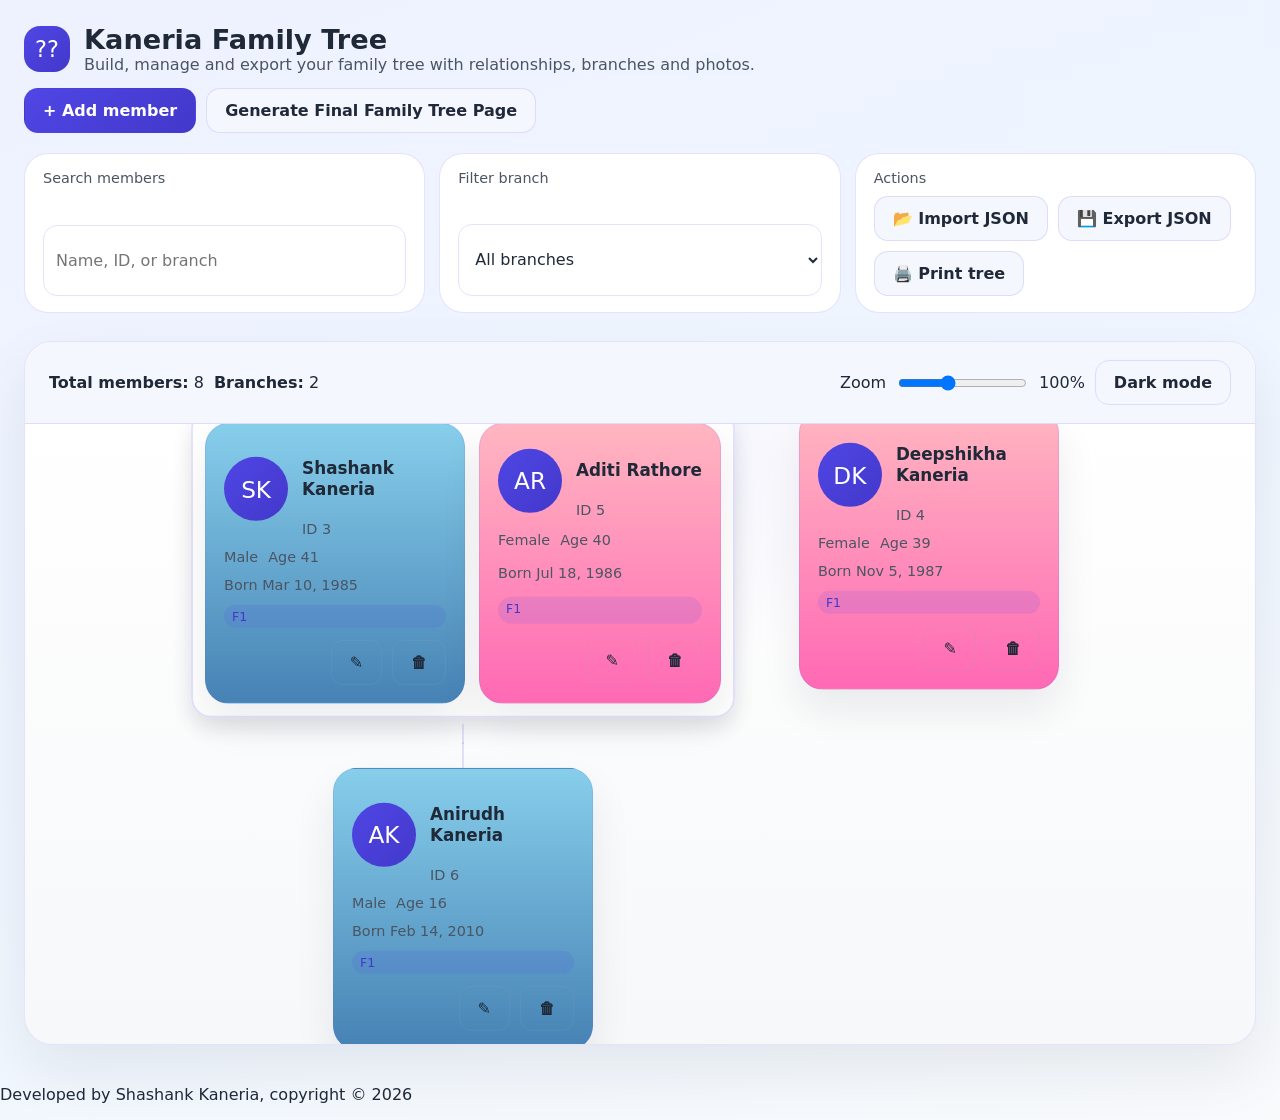
<file: Kaneria Family Tree/index.html>
<!DOCTYPE html>
<html lang="en">
<head>
  <meta charset="UTF-8">
  <meta name="viewport" content="width=device-width, initial-scale=1.0">
  <title>Kaneria Family Tree</title>
  <link rel="stylesheet" href="styles.css">
</head>
<body>
  <div class="app-shell">
    <header class="app-header">
      <div class="brand">
        <span class="logo">??</span>
        <div>
          <h1>Kaneria Family Tree</h1>
          <p>Build, manage and export your family tree with relationships, branches and photos.</p>
        </div>
      </div>
      <div class="control-group">
        <button id="openMemberBtn" class="btn primary">+ Add member</button>
        <button id="generateFinalBtn" class="btn secondary">Generate Final Family Tree Page</button>
      </div>
    </header>

    <div id="saveStatus" class="save-status" style="display:none;">
      <span id="saveMessage"></span>
    </div>

    <section class="controls-panel">
      <form id="searchForm" class="control-panel-item">
        <label for="searchInput">Search members</label>
        <input id="searchInput" type="search" placeholder="Name, ID, or branch">
      </form>
      <div class="control-panel-item">
        <label for="branchFilter">Filter branch</label>
        <select id="branchFilter"></select>
      </div>
      <div class="control-panel-item">
        <label>Actions</label>
        <div class="control-group">
          <button id="openImportBtn" class="btn secondary">📂 Import JSON</button>
          <button id="exportJsonBtn" class="btn secondary">💾 Export JSON</button>
          <button id="printBtn" class="btn secondary">🖨️ Print tree</button>
        </div>
        <input id="importJsonInput" type="file" accept="application/json" hidden>
      </div>
    </section>

    <section class="tree-area">
      <div class="tree-toolbar">
        <div class="toolbar-status">
          <span><strong>Total members:</strong> <span id="totalMembers"></span></span>
          <span><strong>Branches:</strong> <span id="totalBranches"></span></span>
        </div>
        <div class="toolbar-actions">
          <label for="zoomRange">Zoom</label>
          <input id="zoomRange" type="range" min="0.65" max="1.6" step="0.05" value="1">
          <span id="zoomValue">100%</span>
          <button id="modeToggle" class="btn outline">Dark mode</button>
        </div>
      </div>
      <div id="treeViewport" class="tree-viewport" title="Drag to pan the tree">
        <div id="treeCanvas" class="tree-canvas"></div>
      </div>
    </section>
  </div>

  <div id="memberModal" class="modal-backdrop">
    <div class="modal-panel">
      <div class="modal-header">
        <h2 id="modalTitle">Add Family Member</h2>
        <button id="closeMemberModal" class="modal-close" aria-label="Close">?</button>
      </div>
      <form id="memberForm" class="modal-form">
        <div class="field-group">
          <label for="fullName">Full name *</label>
          <input id="fullName" type="text" required placeholder="Enter full name">
        </div>
        <div class="field-row">
          <div class="field-group">
            <label for="gender">Gender *</label>
            <select id="gender" required>
              <option value="">Choose gender</option>
              <option value="Male">Male</option>
              <option value="Female">Female</option>
              <option value="Other">Other</option>
            </select>
          </div>
          <div class="field-group">
            <label for="birthDate">Date of birth *</label>
            <input id="birthDate" type="date" required>
          </div>
        </div>
        <div class="field-group">
          <label for="familyId">Family ID</label>
          <div class="field-row">
            <input id="familyId" type="text" placeholder="F1">
            <button type="button" id="newFamilyIdBtn" class="mini-btn">New branch</button>
          </div>
          <p class="footer-notice">Use format F<number>. Leave blank to auto-generate.</p>
        </div>
        <div class="field-row">
          <div class="field-group">
            <label for="fatherId">Father</label>
            <select id="fatherId"></select>
          </div>
          <div class="field-group">
            <label for="motherId">Mother</label>
            <select id="motherId"></select>
          </div>
        </div>
        <div class="field-group">
          <label for="spouseId">Spouse</label>
          <select id="spouseId"></select>
        </div>
        <div class="field-row">
          <div class="field-group">
            <label for="phoneNumber">Phone number</label>
            <input id="phoneNumber" type="tel" placeholder="+1 (123) 456-7890">
          </div>
          <div class="field-group">
            <label for="email">Email address</label>
            <input id="email" type="email" placeholder="name@example.com">
          </div>
        </div>
        <div class="field-row">
          <div class="field-group">
            <label for="birthPlace">Birth place</label>
            <input id="birthPlace" type="text" placeholder="City, Country">
          </div>
          <div class="field-group">
            <label for="currentCity">Current city</label>
            <input id="currentCity" type="text" placeholder="City, Country">
          </div>
        </div>
        <div class="field-row">
          <div class="field-group">
            <label for="occupation">Current occupation</label>
            <input id="occupation" type="text" placeholder="Job title or profession">
          </div>
          <div class="field-group">
            <label for="education">Education</label>
            <input id="education" type="text" placeholder="Degree, School, University">
          </div>
        </div>
        <div class="field-group">
          <label for="photos">Photos (Maximum 3)</label>
          <input id="photos" type="file" accept="image/*" multiple>
          <p class="footer-notice">Upload up to 3 photos</p>
        </div>
        <div class="photos-gallery" id="photosGallery">
          <div class="photo-placeholder">Photo gallery will appear here</div>
        </div>
        <div class="field-group">
          <label for="notes">Notes</label>
          <textarea id="notes" rows="4" placeholder="Add a memory or role summary"></textarea>
        </div>
        <div class="modal-actions">
          <button type="submit" class="btn primary">Save member</button>
          <button type="button" class="btn secondary" onclick="closeMemberModal()">Cancel</button>
        </div>
      </form>
    </div>
  </div>

  <footer class="app-footer">
    <p>Developed by Shashank Kaneria, copyright © 2026</p>
  </footer>
  <script src="script.js"></script>
</body>
</html>
</file>
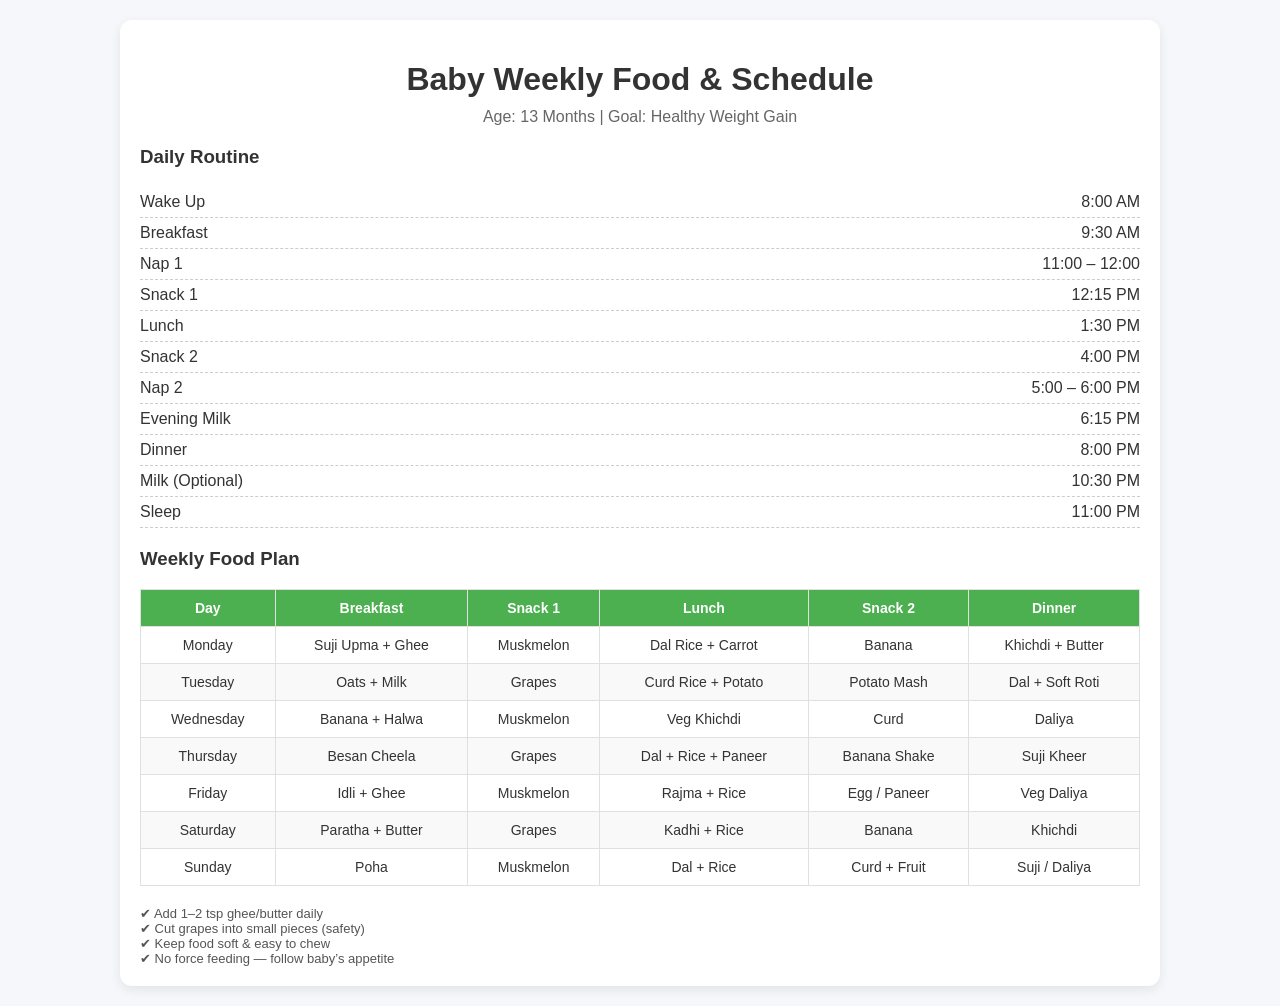
<file: mealplan.html>
<!DOCTYPE html>
<html lang="en">
<head>
<meta charset="UTF-8">
<title>Baby Weekly Food & Schedule</title>
<style>
    body {
        font-family: 'Segoe UI', sans-serif;
        margin: 0;
        padding: 20px;
        background: #f5f7fb;
        color: #333;
    }

    h1 {
        text-align: center;
        margin-bottom: 10px;
    }

    .subtitle {
        text-align: center;
        color: #666;
        margin-bottom: 20px;
    }

    .container {
        max-width: 1000px;
        margin: auto;
        background: #fff;
        padding: 20px;
        border-radius: 12px;
        box-shadow: 0 4px 12px rgba(0,0,0,0.08);
    }

    table {
        width: 100%;
        border-collapse: collapse;
        margin-bottom: 20px;
    }

    th, td {
        border: 1px solid #e0e0e0;
        padding: 10px;
        text-align: center;
        font-size: 14px;
    }

    th {
        background: #4CAF50;
        color: white;
    }

    tr:nth-child(even) {
        background: #f9f9f9;
    }

    .schedule {
        margin-bottom: 20px;
    }

    .schedule div {
        display: flex;
        justify-content: space-between;
        padding: 6px 0;
        border-bottom: 1px dashed #ccc;
    }

    .note {
        font-size: 13px;
        color: #555;
        margin-top: 10px;
    }

    @media print {
        body {
            background: white;
        }
        .container {
            box-shadow: none;
        }
    }
</style>
</head>

<body>

<div class="container">

<h1>Baby Weekly Food & Schedule</h1>
<div class="subtitle">Age: 13 Months | Goal: Healthy Weight Gain</div>

<!-- DAILY SCHEDULE -->
<h3>Daily Routine</h3>
<div class="schedule">
    <div><span>Wake Up</span><span>8:00 AM</span></div>
    <div><span>Breakfast</span><span>9:30 AM</span></div>
    <div><span>Nap 1</span><span>11:00 – 12:00</span></div>
    <div><span>Snack 1</span><span>12:15 PM</span></div>
    <div><span>Lunch</span><span>1:30 PM</span></div>
    <div><span>Snack 2</span><span>4:00 PM</span></div>
    <div><span>Nap 2</span><span>5:00 – 6:00 PM</span></div>
    <div><span>Evening Milk</span><span>6:15 PM</span></div>
    <div><span>Dinner</span><span>8:00 PM</span></div>
    <div><span>Milk (Optional)</span><span>10:30 PM</span></div>
    <div><span>Sleep</span><span>11:00 PM</span></div>
</div>

<!-- WEEKLY TABLE -->
<h3>Weekly Food Plan</h3>

<table>
<thead>
<tr>
    <th>Day</th>
    <th>Breakfast</th>
    <th>Snack 1</th>
    <th>Lunch</th>
    <th>Snack 2</th>
    <th>Dinner</th>
</tr>
</thead>

<tbody>
<tr>
    <td>Monday</td>
    <td>Suji Upma + Ghee</td>
    <td>Muskmelon</td>
    <td>Dal Rice + Carrot</td>
    <td>Banana</td>
    <td>Khichdi + Butter</td>
</tr>

<tr>
    <td>Tuesday</td>
    <td>Oats + Milk</td>
    <td>Grapes</td>
    <td>Curd Rice + Potato</td>
    <td>Potato Mash</td>
    <td>Dal + Soft Roti</td>
</tr>

<tr>
    <td>Wednesday</td>
    <td>Banana + Halwa</td>
    <td>Muskmelon</td>
    <td>Veg Khichdi</td>
    <td>Curd</td>
    <td>Daliya</td>
</tr>

<tr>
    <td>Thursday</td>
    <td>Besan Cheela</td>
    <td>Grapes</td>
    <td>Dal + Rice + Paneer</td>
    <td>Banana Shake</td>
    <td>Suji Kheer</td>
</tr>

<tr>
    <td>Friday</td>
    <td>Idli + Ghee</td>
    <td>Muskmelon</td>
    <td>Rajma + Rice</td>
    <td>Egg / Paneer</td>
    <td>Veg Daliya</td>
</tr>

<tr>
    <td>Saturday</td>
    <td>Paratha + Butter</td>
    <td>Grapes</td>
    <td>Kadhi + Rice</td>
    <td>Banana</td>
    <td>Khichdi</td>
</tr>

<tr>
    <td>Sunday</td>
    <td>Poha</td>
    <td>Muskmelon</td>
    <td>Dal + Rice</td>
    <td>Curd + Fruit</td>
    <td>Suji / Daliya</td>
</tr>

</tbody>
</table>

<div class="note">
✔ Add 1–2 tsp ghee/butter daily<br>
✔ Cut grapes into small pieces (safety)<br>
✔ Keep food soft & easy to chew<br>
✔ No force feeding — follow baby’s appetite
</div>

</div>

</body>
</html>
</file>
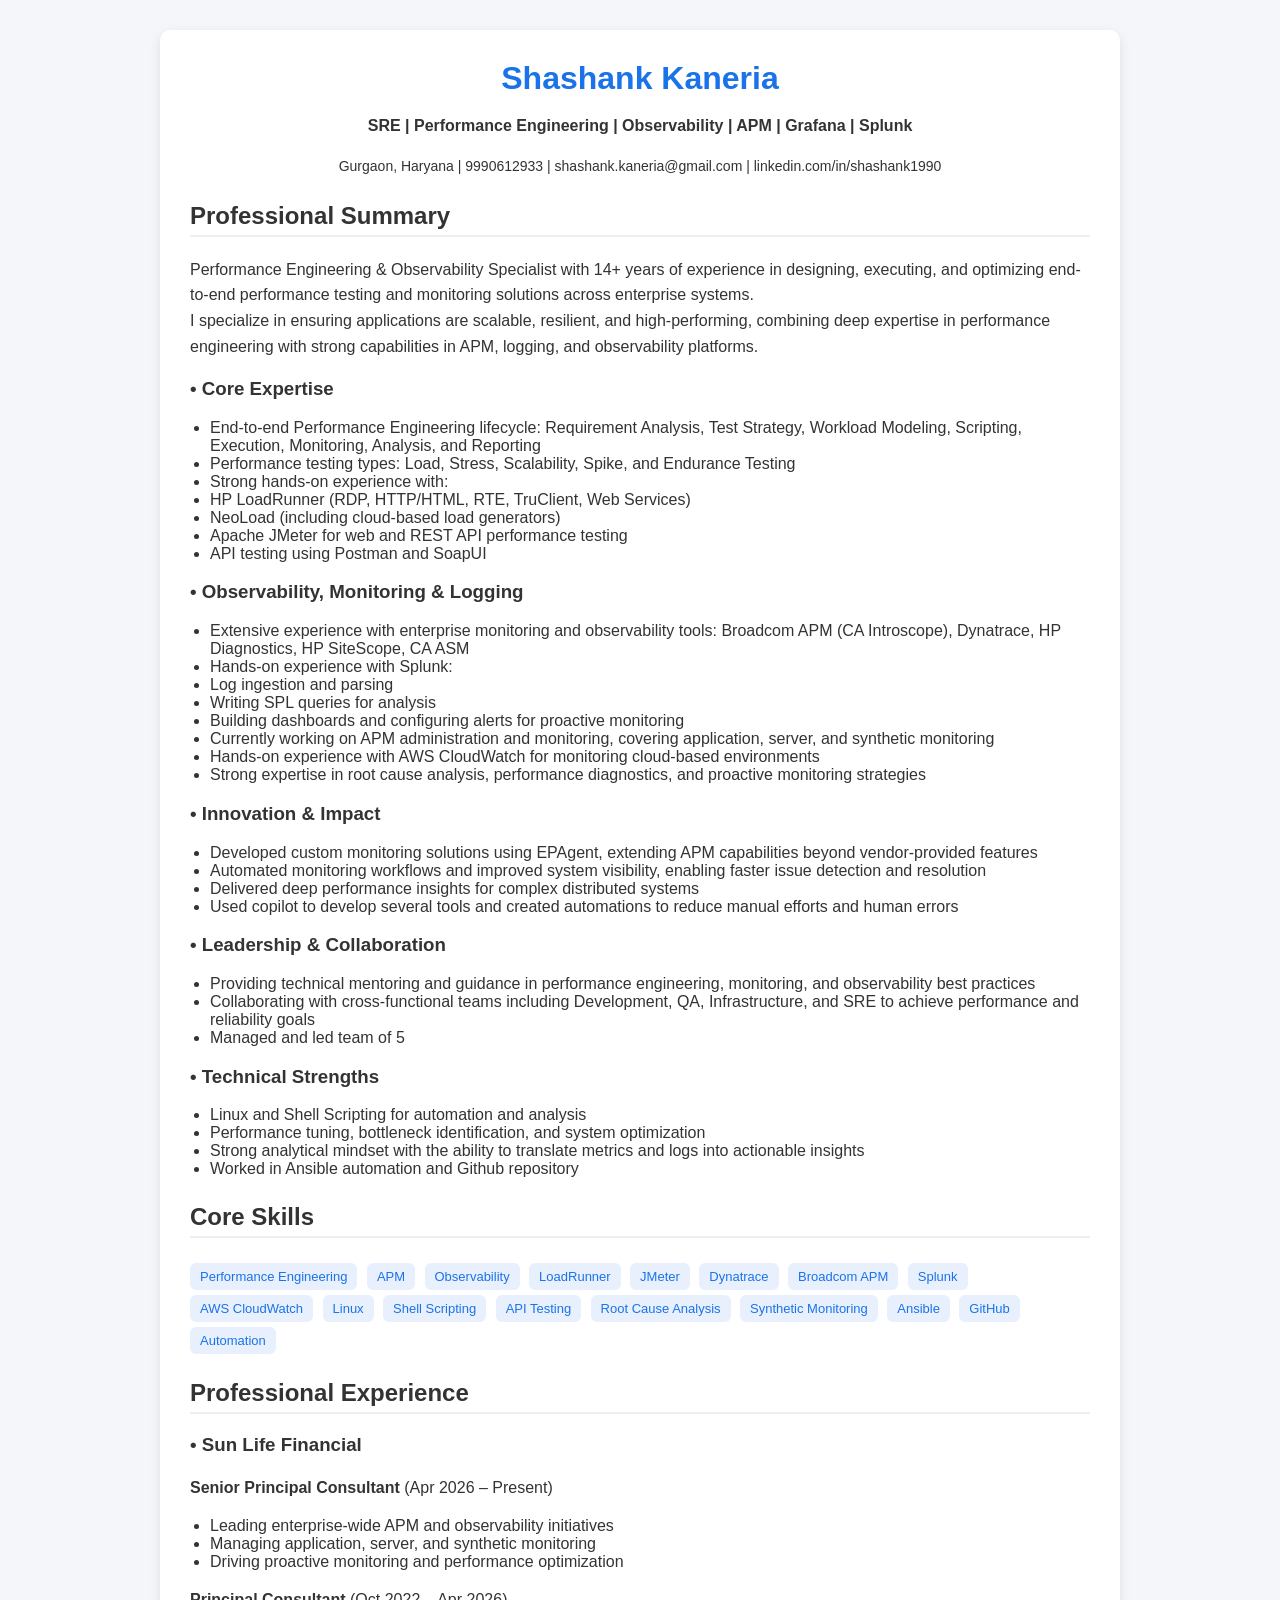
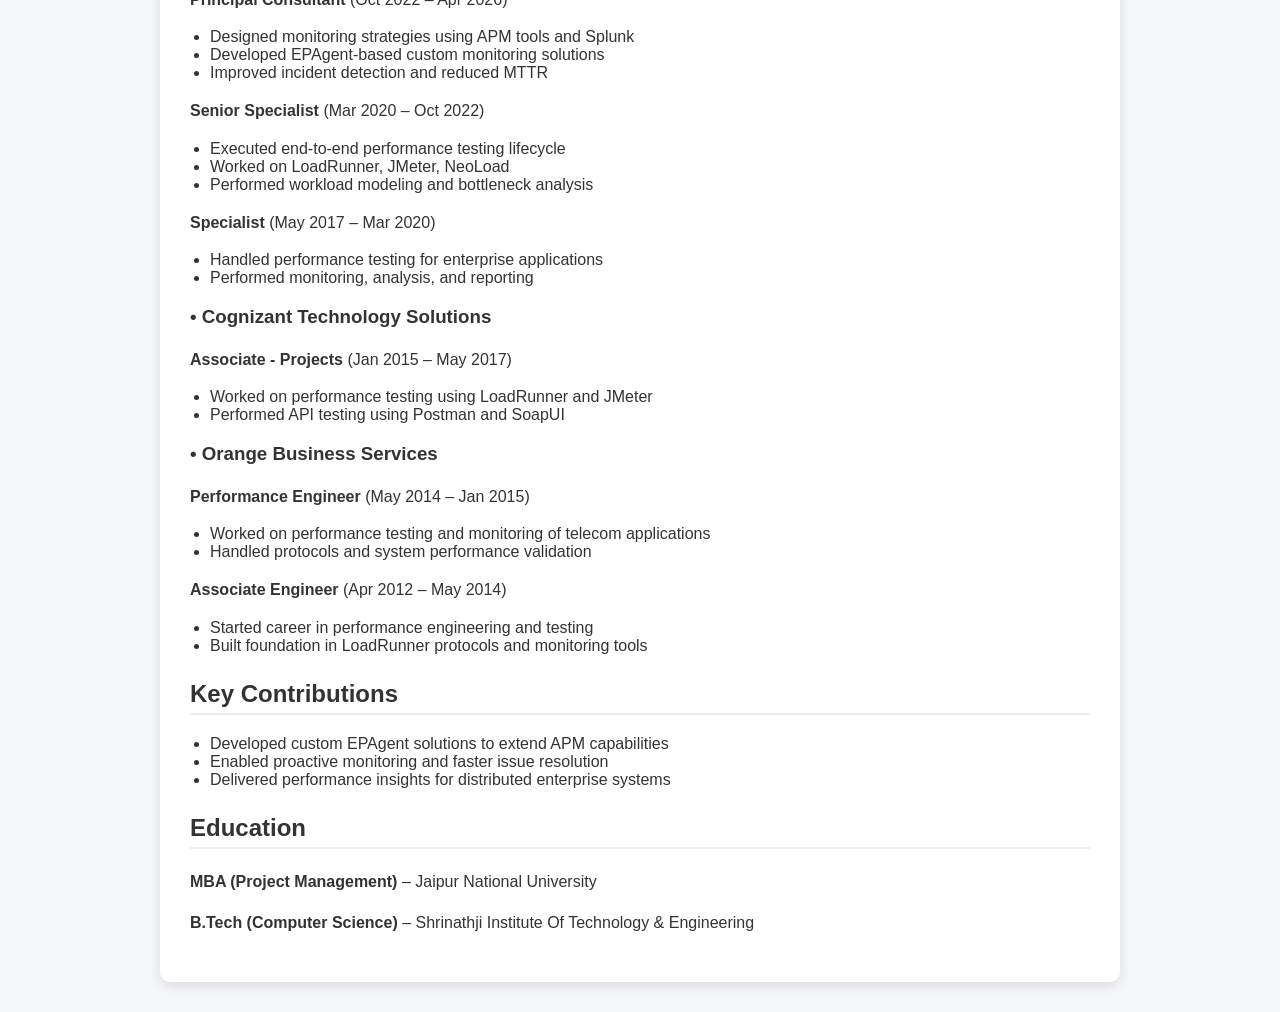
<file: Resume/Resume.html>
<!DOCTYPE html>
<html lang="en">
<head>
  <meta charset="UTF-8">
  <meta name="viewport" content="width=device-width, initial-scale=1.0">
  <title>Shashank Kaneria - Resume</title>
  <style>
    body {
      font-family: 'Segoe UI', Tahoma, sans-serif;
      margin: 0;
      padding: 0;
      background: #f4f6f9;
      color: #333;
    }
    .container {
      max-width: 900px;
      margin: 30px auto;
      background: #fff;
      padding: 30px;
      box-shadow: 0 4px 12px rgba(0,0,0,0.1);
      border-radius: 10px;
    }
    h1 { margin: 0; color: #1a73e8; }
    h2 { border-bottom: 2px solid #eee; padding-bottom: 5px; margin-top: 25px; }
    p { line-height: 1.6; }
    .header { text-align: center; }
    .contact { font-size: 14px; margin-top: 5px; }
    ul { padding-left: 20px; }
    .tag {
      display: inline-block;
      background: #e8f0fe;
      color: #1a73e8;
      padding: 6px 10px;
      margin: 5px 5px 0 0;
      border-radius: 6px;
      font-size: 13px;
    }
    .role { margin-top: 15px; }

    .actions {
      margin-top: 15px;
      display: flex;
      justify-content: center;
      gap: 12px;
      flex-wrap: wrap;
    }
    .btn {
      text-decoration: none;
      padding: 10px 16px;
      border-radius: 6px;
      font-size: 14px;
      font-weight: 600;
      border: 1px solid #1a73e8;
      color: #1a73e8;
      transition: 0.2s;
    }
    .btn.primary {
      background: #1a73e8;
      color: #fff;
    }
    .btn:hover {
      opacity: 0.85;
    }

    @media print {
      body { background: white; }
      .container { box-shadow: none; margin: 0; border-radius: 0; }
      .actions { display: none; }
    }
  </style>
</head>
<body>
  <div class="container">

    <div class="header">
      <h1>Shashank Kaneria</h1>
      <p><b>SRE | Performance Engineering | Observability | APM | Grafana | Splunk</b></p>
      <p class="contact">Gurgaon, Haryana | 9990612933 | shashank.kaneria@gmail.com | linkedin.com/in/shashank1990</p>

      
    </div>

    <h2>Professional Summary</h2>
    <p>
      Performance Engineering & Observability Specialist with 14+ years of experience in designing, executing, and optimizing end-to-end performance testing and monitoring solutions across enterprise systems.
      <br>
      I specialize in ensuring applications are scalable, resilient, and high-performing, combining deep expertise in performance engineering with strong capabilities in APM, logging, and observability platforms.
    </p>

    <h3>• Core Expertise</h3>
    <ul>
      <li>End-to-end Performance Engineering lifecycle: Requirement Analysis, Test Strategy, Workload Modeling, Scripting, Execution, Monitoring, Analysis, and Reporting</li>
      <li>Performance testing types: Load, Stress, Scalability, Spike, and Endurance Testing</li>
      <li>Strong hands-on experience with:</li>
      <li>HP LoadRunner (RDP, HTTP/HTML, RTE, TruClient, Web Services)</li>
      <li>NeoLoad (including cloud-based load generators)</li>
      <li>Apache JMeter for web and REST API performance testing</li>
      <li>API testing using Postman and SoapUI</li>
    </ul>

    <h3>• Observability, Monitoring & Logging</h3>
    <ul>
      <li>Extensive experience with enterprise monitoring and observability tools: Broadcom APM (CA Introscope), Dynatrace, HP Diagnostics, HP SiteScope, CA ASM</li>
      <li>Hands-on experience with Splunk:</li>
      <li>Log ingestion and parsing</li>
      <li>Writing SPL queries for analysis</li>
      <li>Building dashboards and configuring alerts for proactive monitoring</li>
      <li>Currently working on APM administration and monitoring, covering application, server, and synthetic monitoring</li>
      <li>Hands-on experience with AWS CloudWatch for monitoring cloud-based environments</li>
      <li>Strong expertise in root cause analysis, performance diagnostics, and proactive monitoring strategies</li>
    </ul>

    <h3>• Innovation & Impact</h3>
    <ul>
      <li>Developed custom monitoring solutions using EPAgent, extending APM capabilities beyond vendor-provided features</li>
      <li>Automated monitoring workflows and improved system visibility, enabling faster issue detection and resolution</li>
      <li>Delivered deep performance insights for complex distributed systems</li>
      <li>Used copilot to develop several tools and created automations to reduce manual efforts and human errors</li>
    </ul>

    <h3>• Leadership & Collaboration</h3>
    <ul>
      <li>Providing technical mentoring and guidance in performance engineering, monitoring, and observability best practices</li>
      <li>Collaborating with cross-functional teams including Development, QA, Infrastructure, and SRE to achieve performance and reliability goals</li>
      <li>Managed and led team of 5</li>
    </ul>

    <h3>• Technical Strengths</h3>
    <ul>
      <li>Linux and Shell Scripting for automation and analysis</li>
      <li>Performance tuning, bottleneck identification, and system optimization</li>
      <li>Strong analytical mindset with the ability to translate metrics and logs into actionable insights</li>
      <li>Worked in Ansible automation and Github repository</li>
    </ul>

    <h2>Core Skills</h2>
    <div>
      <span class="tag">Performance Engineering</span>
      <span class="tag">APM</span>
      <span class="tag">Observability</span>
      <span class="tag">LoadRunner</span>
      <span class="tag">JMeter</span>
      <span class="tag">Dynatrace</span>
      <span class="tag">Broadcom APM</span>
      <span class="tag">Splunk</span>
      <span class="tag">AWS CloudWatch</span>
      <span class="tag">Linux</span>
      <span class="tag">Shell Scripting</span>
      <span class="tag">API Testing</span>
      <span class="tag">Root Cause Analysis</span>
      <span class="tag">Synthetic Monitoring</span>
      <span class="tag">Ansible</span>
      <span class="tag">GitHub</span>
      <span class="tag">Automation</span>
    </div>

    <h2>Professional Experience</h2>

    <div class="role">
      <p><h3>• Sun Life Financial</h3></p>
      <p><b>Senior Principal Consultant</b> (Apr 2026 – Present)</p>
      <ul>
        <li>Leading enterprise-wide APM and observability initiatives</li>
        <li>Managing application, server, and synthetic monitoring</li>
        <li>Driving proactive monitoring and performance optimization</li>
      </ul>

      <p><b>Principal Consultant</b> (Oct 2022 – Apr 2026)</p>
      <ul>
        <li>Designed monitoring strategies using APM tools and Splunk</li>
        <li>Developed EPAgent-based custom monitoring solutions</li>
        <li>Improved incident detection and reduced MTTR</li>
      </ul>

      <p><b>Senior Specialist</b> (Mar 2020 – Oct 2022)</p>
      <ul>
        <li>Executed end-to-end performance testing lifecycle</li>
        <li>Worked on LoadRunner, JMeter, NeoLoad</li>
        <li>Performed workload modeling and bottleneck analysis</li>
      </ul>

      <p><b>Specialist</b> (May 2017 – Mar 2020)</p>
      <ul>
        <li>Handled performance testing for enterprise applications</li>
        <li>Performed monitoring, analysis, and reporting</li>
      </ul>
    </div>

    <div class="role">
      <p><h3>• Cognizant Technology Solutions</h3></p>
      <p><b>Associate - Projects</b> (Jan 2015 – May 2017)</p>
      <ul>
        <li>Worked on performance testing using LoadRunner and JMeter</li>
        <li>Performed API testing using Postman and SoapUI</li>
      </ul>
    </div>

    <div class="role">
      <p><h3>• Orange Business Services</h3></p>
      <p><b>Performance Engineer</b> (May 2014 – Jan 2015)</p>
      <ul>
        <li>Worked on performance testing and monitoring of telecom applications</li>
        <li>Handled protocols and system performance validation</li>
      </ul>

      <p><b>Associate Engineer</b> (Apr 2012 – May 2014)</p>
      <ul>
        <li>Started career in performance engineering and testing</li>
        <li>Built foundation in LoadRunner protocols and monitoring tools</li>
      </ul>
    </div>

    <h2>Key Contributions</h2>
    <ul>
      <li>Developed custom EPAgent solutions to extend APM capabilities</li>
      <li>Enabled proactive monitoring and faster issue resolution</li>
      <li>Delivered performance insights for distributed enterprise systems</li>
    </ul>

    <h2>Education</h2>
    <p><b>MBA (Project Management)</b> – Jaipur National University</p>
    <p><b>B.Tech (Computer Science)</b> – Shrinathji Institute Of Technology & Engineering</p>

  </div>
</body>
</html>
</file>
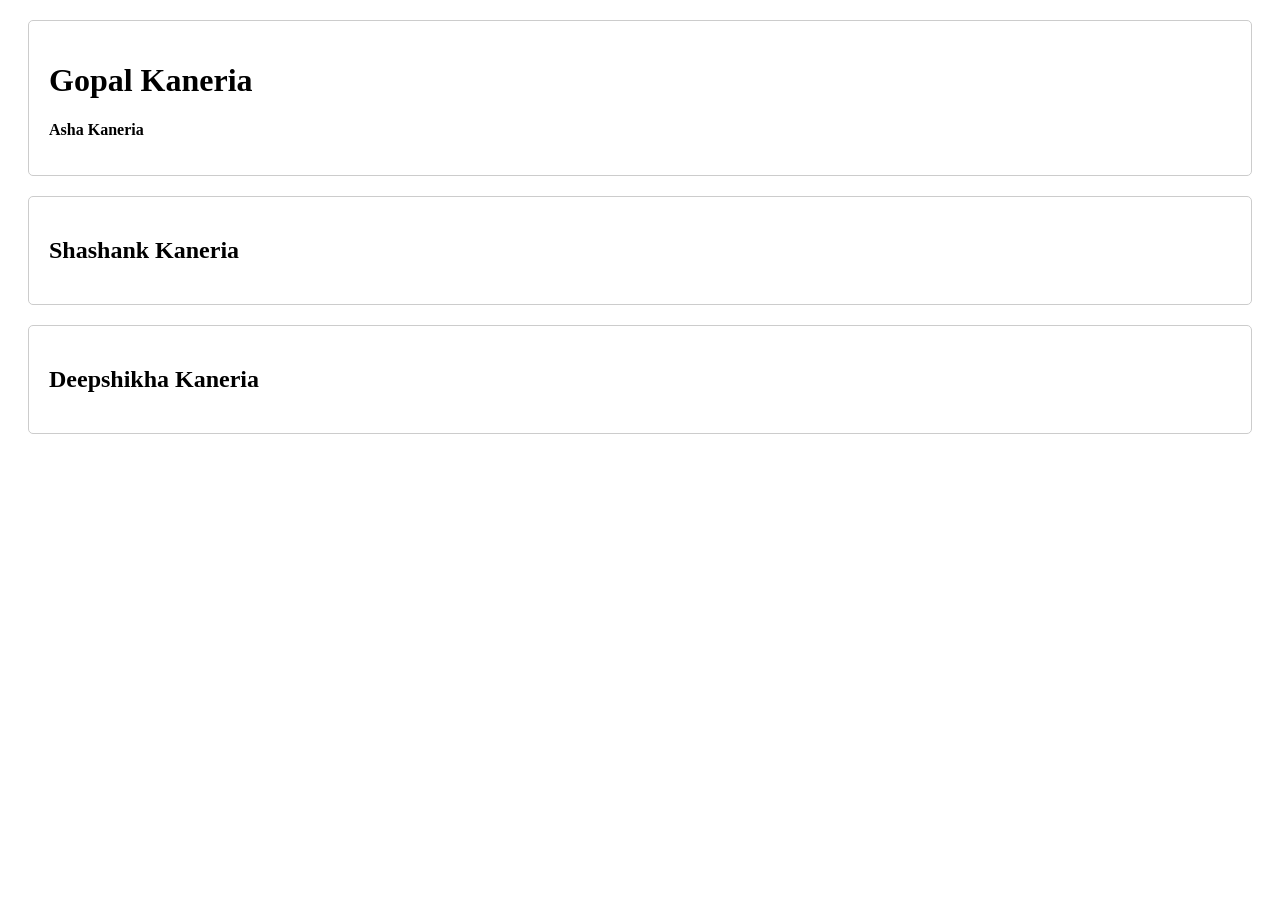
<file: Resume/sample.html>
<!DOCTYPE html>
<html lang="en">
<head>
  <meta charset="UTF-8">
  <meta name="viewport" content="width=device-width, initial-scale=1.0">
  	<title>Family Tree</title>
  <style>
    	.person {
      		margin: 20px;
      padding: 20px;
      		border: 1px solid #ccc;
      		border-radius: 5px;
    }
    	.parent {
      font-weight: bold;
    }
  </style>
</head>
<body>
  	<div class="person parent">
    		<h1>Gopal Kaneria</h1>
    		<p>Asha Kaneria</p>
    </div>
  	<div class="person child">
    		<h2>Shashank Kaneria</h2>
    </div>
  	<div class="person child">
    		<h2>Deepshikha Kaneria</h2>
    </div>
</body>
</html>
</file>
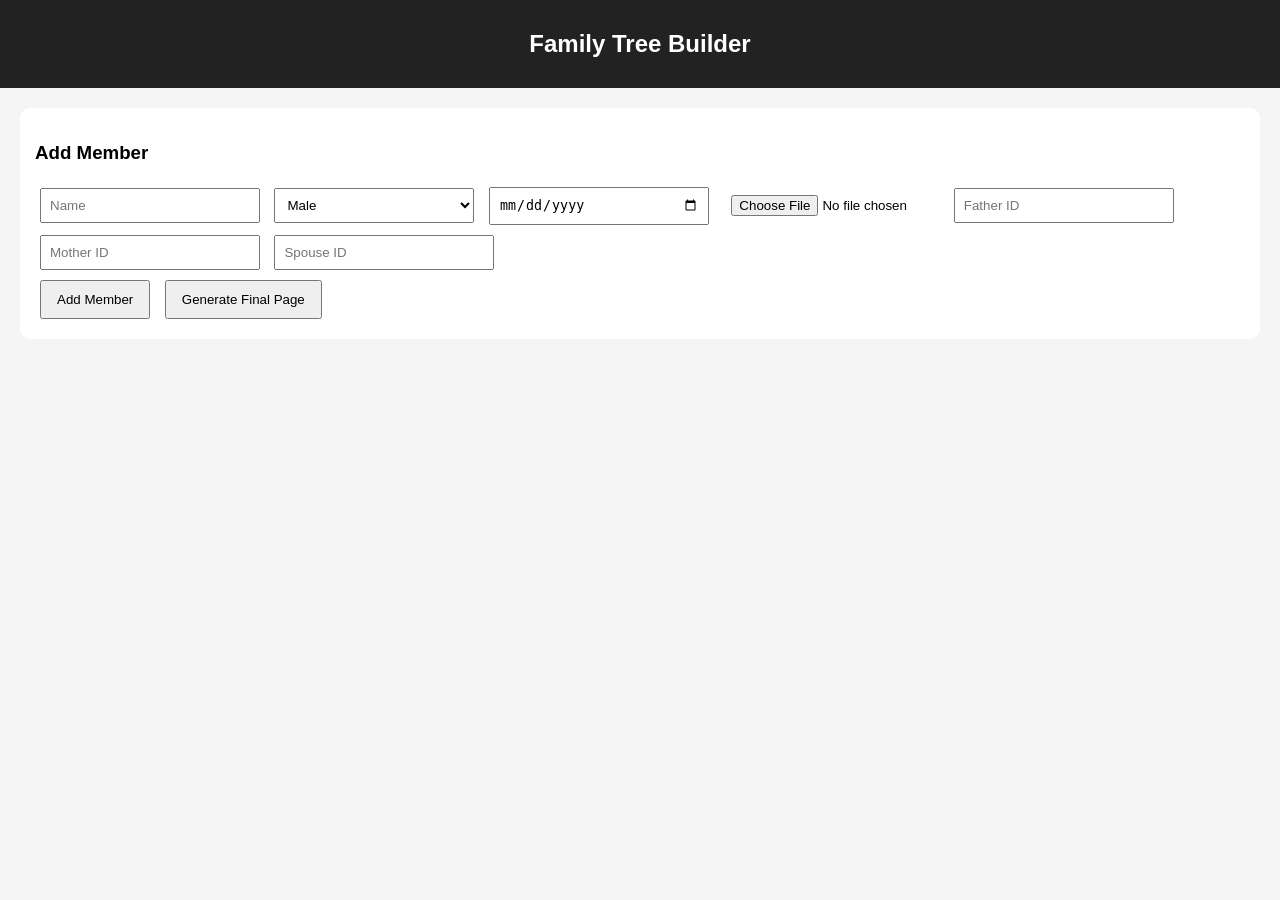
<file: Kaneria Family Tree/tmp/ChatGPT_generated.html>
<!DOCTYPE html>
<html lang="en">
<head>
  <meta charset="UTF-8" />
  <meta name="viewport" content="width=device-width, initial-scale=1.0" />
  <title>Family Tree Builder</title>
  <style>
    body { font-family: Arial, sans-serif; margin: 0; background:#f5f5f5; }
    header { background:#222; color:#fff; padding:10px; text-align:center; }
    .container { padding:20px; }
    .form { background:#fff; padding:15px; border-radius:10px; margin-bottom:20px; }
    input, select { padding:8px; margin:5px; width:200px; }
    button { padding:10px 15px; margin:5px; cursor:pointer; }
    .tree { display:flex; flex-wrap:wrap; gap:20px; }
    .card { background:#fff; padding:10px; border-radius:10px; width:150px; text-align:center; box-shadow:0 2px 6px rgba(0,0,0,0.1); }
    .card img { width:80px; height:80px; border-radius:50%; object-fit:cover; }
  </style>
</head>
<body>

<header>
  <h2>Family Tree Builder</h2>
</header>

<div class="container">

  <div class="form">
    <h3>Add Member</h3>
    <input type="text" id="name" placeholder="Name" required />
    <select id="gender">
      <option>Male</option>
      <option>Female</option>
      <option>Other</option>
    </select>
    <input type="date" id="dob" />
    <input type="file" id="photo" />
    <input type="number" id="fatherId" placeholder="Father ID" />
    <input type="number" id="motherId" placeholder="Mother ID" />
    <input type="number" id="spouseId" placeholder="Spouse ID" />
    <br>
    <button onclick="addMember()">Add Member</button>
    <button onclick="exportHTML()">Generate Final Page</button>
  </div>

  <div class="tree" id="tree"></div>

</div>

<script>
let members = JSON.parse(localStorage.getItem('family')) || [];
let currentId = members.length ? Math.max(...members.map(m=>m.id)) + 1 : 1;

function addMember() {
  const name = document.getElementById('name').value;
  const gender = document.getElementById('gender').value;
  const dob = document.getElementById('dob').value;
  const fatherId = document.getElementById('fatherId').value;
  const motherId = document.getElementById('motherId').value;
  const spouseId = document.getElementById('spouseId').value;
  const file = document.getElementById('photo').files[0];

  if (!name) return alert('Name required');

  const reader = new FileReader();
  reader.onload = function() {
    const member = {
      id: currentId++,
      familyId: 'F' + Math.floor(Math.random()*100),
      name, gender, dob,
      fatherId, motherId, spouseId,
      photo: reader.result
    };

    members.push(member);
    localStorage.setItem('family', JSON.stringify(members));
    render();
  };

  if (file) reader.readAsDataURL(file);
  else {
    const member = {
      id: currentId++,
      familyId: 'F' + Math.floor(Math.random()*100),
      name, gender, dob,
      fatherId, motherId, spouseId,
      photo: ''
    };
    members.push(member);
    localStorage.setItem('family', JSON.stringify(members));
    render();
  }
}

function render() {
  const tree = document.getElementById('tree');
  tree.innerHTML = '';

  members.forEach(m => {
    const div = document.createElement('div');
    div.className = 'card';

    div.innerHTML = `
      <img src="${m.photo || 'https://via.placeholder.com/80'}" />
      <h4>${m.name}</h4>
      <p>ID: ${m.id}</p>
      <p>${m.gender}</p>
    `;

    tree.appendChild(div);
  });
}

function exportHTML() {
  let content = `<!DOCTYPE html><html><head><title>Family Tree</title>
  <style>
  body{font-family:Arial;background:#f5f5f5;padding:20px}
  .card{display:inline-block;margin:10px;padding:10px;background:#fff;border-radius:10px;text-align:center}
  img{width:80px;height:80px;border-radius:50%}
  </style>
  </head><body><h2>Family Tree</h2>`;

  members.forEach(m=>{
    content += `<div class='card'>
      <img src='${m.photo || ''}' />
      <h4>${m.name}</h4>
      <p>ID: ${m.id}</p>
    </div>`;
  });

  content += '</body></html>';

  const blob = new Blob([content], {type:'text/html'});
  const a = document.createElement('a');
  a.href = URL.createObjectURL(blob);
  a.download = 'family-tree.html';
  a.click();
}

render();
</script>

</body>
</html>
</file>
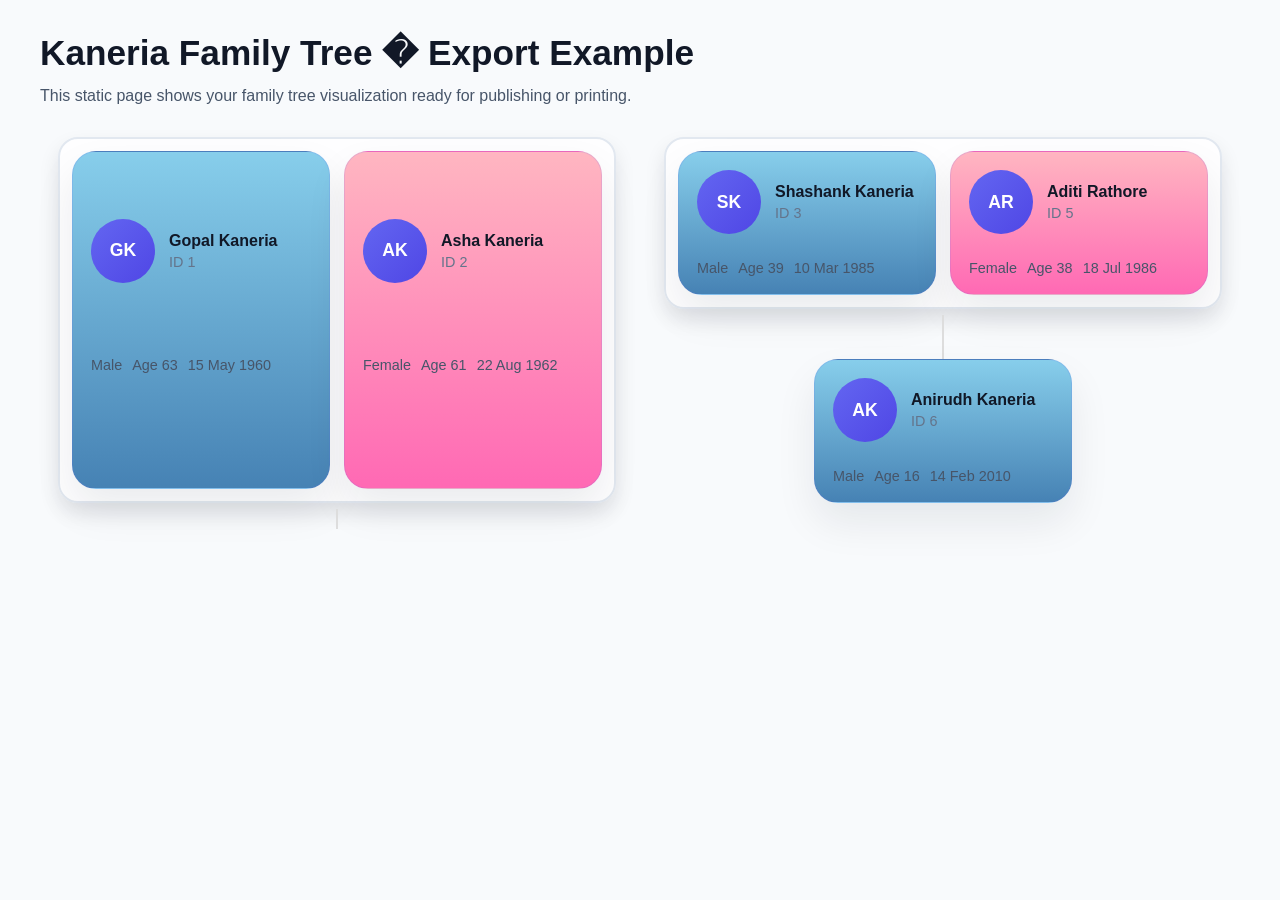
<file: Kaneria Family Tree/tmp/Family.html>
<!DOCTYPE html>
<html lang="en">
<head>
  <meta charset="UTF-8">
  <meta name="viewport" content="width=device-width, initial-scale=1.0">
  <title>Family Tree Export Example</title>
  <style>
    body { margin: 0; font-family: Inter, sans-serif; background: #f8fafc; color: #111827; }
    .export-shell { max-width: 1200px; margin: 0 auto; padding: 32px; }
    .export-title { margin: 0 0 14px; font-size: 2.2rem; }
    .export-subtitle { margin: 0 0 32px; color: #475569; }
    .tree-forest { display: flex; flex-wrap: wrap; gap: 48px; justify-content: center; }
    .tree-branch { display: grid; gap: 24px; min-width: 320px; }
    .tree-couple { display: flex; justify-content: center; gap: 28px; flex-wrap: wrap; position: relative; }
    .tree-couple::after { content: ""; position: absolute; left: 50%; top: calc(100% + 6px); width: 2px; height: 20px; background: #ddd; transform: translateX(-50%); }
    .tree-couple.single::after { display: none; }
    .couple-container { display: flex; gap: 14px; background: rgba(255, 255, 255, 0.9); border: 2px solid #e2e8f0; border-radius: 20px; padding: 12px; box-shadow: 0 10px 20px rgba(15, 23, 42, 0.1); }
    .tree-children { display: flex; flex-wrap: wrap; justify-content: center; gap: 34px; padding-top: 26px; position: relative; }
    .tree-children::before { content: ""; position: absolute; left: 50%; top: 0; width: 2px; height: 26px; background: #ddd; transform: translateX(-50%); }
    .tree-node { min-width: 220px; max-width: 260px; background: linear-gradient(180deg, rgba(255,255,255,0.95), rgba(255,255,255,0.82)); border: 1px solid rgba(99, 102, 241, 0.15); border-radius: 24px; padding: 18px; box-shadow: 0 20px 40px rgba(15, 23, 42, 0.08); display: grid; gap: 12px; position: relative; }
    .tree-node.male { background: linear-gradient(180deg, #87CEEB, #4682B4); }
    .tree-node.female { background: linear-gradient(180deg, #FFB6C1, #FF69B4); }
    .tree-node:hover::after { content: attr(data-tooltip); position: absolute; bottom: 100%; left: 50%; transform: translateX(-50%); background: #333; color: white; padding: 8px 12px; border-radius: 6px; white-space: nowrap; z-index: 10; font-size: 0.9rem; }
    .node-top { display: flex; gap: 14px; align-items: center; }
    .node-avatar { width: 64px; height: 64px; border-radius: 50%; background: linear-gradient(135deg, #6366f1, #4f46e5); display: grid; place-items: center; color: white; font-size: 1.1rem; font-weight: 700; }
    .node-avatar img { width: 100%; height: 100%; object-fit: cover; border-radius: 50%; }
    .node-labels { display: grid; gap: 4px; }
    .node-name { margin: 0; font-size: 1rem; }
    .node-subtitle { margin: 0; color: #64748b; font-size: 0.9rem; }
    .node-meta { display: flex; flex-wrap: wrap; gap: 10px; margin-top: 14px; color: #475569; font-size: 0.9rem; }
  </style>
</head>
<body>
  <div class="export-shell">
    <h1 class="export-title">Kaneria Family Tree � Export Example</h1>
    <p class="export-subtitle">This static page shows your family tree visualization ready for publishing or printing.</p>
    <div class="tree-forest">
      <div class="tree-branch">
        <div class="tree-couple">
          <div class="couple-container">
            <div class="tree-node male" data-tooltip="Gopal Kaneria (ID 1) - Male, Age 63, Born 15 May 1960, Family F1, Family elder and advisor.">
              <div class="node-top"><span class="node-avatar">GK</span><div class="node-labels"><strong class="node-name">Gopal Kaneria</strong><p class="node-subtitle">ID 1</p></div></div>
              <div class="node-meta"><span>Male</span><span>Age 63</span><span>15 May 1960</span></div>
            </div>
            <div class="tree-node female" data-tooltip="Asha Kaneria (ID 2) - Female, Age 61, Born 22 Aug 1962, Family F1, Loves family gatherings and cooking.">
              <div class="node-top"><span class="node-avatar">AK</span><div class="node-labels"><strong class="node-name">Asha Kaneria</strong><p class="node-subtitle">ID 2</p></div></div>
              <div class="node-meta"><span>Female</span><span>Age 61</span><span>22 Aug 1962</span></div>
            </div>
          </div>
        </div>
      </div>
      <div class="tree-branch">
        <div class="tree-couple">
          <div class="couple-container">
            <div class="tree-node male" data-tooltip="Shashank Kaneria (ID 3) - Male, Age 39, Born 10 Mar 1985, Family F1, Software engineer and father of the younger generation.">
              <div class="node-top"><span class="node-avatar">SK</span><div class="node-labels"><strong class="node-name">Shashank Kaneria</strong><p class="node-subtitle">ID 3</p></div></div>
              <div class="node-meta"><span>Male</span><span>Age 39</span><span>10 Mar 1985</span></div>
            </div>
            <div class="tree-node female" data-tooltip="Aditi Rathore (ID 5) - Female, Age 38, Born 18 Jul 1986, Family F1, Creative designer and supportive partner.">
              <div class="node-top"><span class="node-avatar">AR</span><div class="node-labels"><strong class="node-name">Aditi Rathore</strong><p class="node-subtitle">ID 5</p></div></div>
              <div class="node-meta"><span>Female</span><span>Age 38</span><span>18 Jul 1986</span></div>
            </div>
          </div>
        </div>
        <div class="tree-children">
          <div class="tree-node male" data-tooltip="Anirudh Kaneria (ID 6) - Male, Age 16, Born 14 Feb 2010, Family F1, The youngest member of the family tree.">
            <div class="node-top"><span class="node-avatar">AK</span><div class="node-labels"><strong class="node-name">Anirudh Kaneria</strong><p class="node-subtitle">ID 6</p></div></div>
            <div class="node-meta"><span>Male</span><span>Age 16</span><span>14 Feb 2010</span></div>
          </div>
        </div>
      </div>
    </div>
  </div>
</body>
</html>
</file>
<file: Kaneria Family Tree/styles.css>
/* Kaneria Family Tree Styles */
:root {
  --bg: #f2f6ff;
  --surface: #ffffff;
  --surface-muted: #f5f7ff;
  --text: #1f2937;
  --text-muted: #4b5563;
  --primary: #4f46e5;
  --primary-strong: #4338ca;
  --accent: #f97316;
  --border: rgba(79, 70, 229, 0.15);
  --shadow: 0 25px 60px rgba(15, 23, 42, 0.08);
}

body {
  margin: 0;
  min-height: 100vh;
  font-family: Inter, system-ui, -apple-system, BlinkMacSystemFont, "Segoe UI", sans-serif;
  background: linear-gradient(160deg, #eef2ff 0%, #eff6ff 55%, #f8fafc 100%);
  color: var(--text);
}

body.dark {
  --bg: #0f172a;
  --surface: #111827;
  --surface-muted: #1f2937;
  --text: #e2e8f0;
  --text-muted: #94a3b8;
  --primary: #818cf8;
  --primary-strong: #6366f1;
  --accent: #fb923c;
  --border: rgba(148, 163, 184, 0.2);
  --shadow: 0 25px 60px rgba(15, 23, 42, 0.35);
}

* {
  box-sizing: border-box;
}

a {
  color: inherit;
  text-decoration: none;
}

button,
input,
select,
textarea {
  font: inherit;
}

button {
  cursor: pointer;
}

.app-shell {
  max-width: 1480px;
  margin: 0 auto;
  padding: 24px;
}

.app-header,
.top-controls {
  display: flex;
  flex-wrap: wrap;
  gap: 14px;
  align-items: center;
  justify-content: space-between;
}

.app-header {
  margin-bottom: 20px;
}

.brand {
  display: flex;
  align-items: center;
  gap: 14px;
}

.brand .logo {
  width: 46px;
  height: 46px;
  display: grid;
  place-items: center;
  border-radius: 16px;
  background: linear-gradient(135deg, var(--primary), var(--primary-strong));
  color: white;
  font-size: 1.4rem;
}

.brand h1 {
  margin: 0;
  font-size: clamp(1.7rem, 2vw, 2.8rem);
}

.brand p {
  margin: 0;
  color: var(--text-muted);
}

.save-status {
  position: fixed;
  top: 24px;
  right: 24px;
  background: linear-gradient(135deg, #10b981, #059669);
  color: white;
  padding: 12px 18px;
  border-radius: 12px;
  font-size: 0.95rem;
  box-shadow: 0 10px 25px rgba(16, 185, 129, 0.2);
  animation: slideIn 0.3s ease-out;
  z-index: 1000;
}

@keyframes slideIn {
  from {
    transform: translateX(400px);
    opacity: 0;
  }
  to {
    transform: translateX(0);
    opacity: 1;
  }
}

@keyframes slideOut {
  from {
    transform: translateX(0);
    opacity: 1;
  }
  to {
    transform: translateX(400px);
    opacity: 0;
  }
}

.save-status.fade-out {
  animation: slideOut 0.3s ease-out forwards;
}

.control-group {
  display: flex;
  flex-wrap: wrap;
  gap: 10px;
}

.btn,
.mini-btn {
  border: none;
  border-radius: 14px;
  padding: 12px 18px;
  font-weight: 600;
  transition: transform 0.2s ease, box-shadow 0.2s ease, background-color 0.2s ease;
  background: var(--surface);
  color: var(--text);
  border: 1px solid var(--border);
}

.btn:hover,
.mini-btn:hover {
  transform: translateY(-1px);
  box-shadow: var(--shadow);
}

.btn.primary {
  background: linear-gradient(135deg, var(--primary), var(--primary-strong));
  color: white;
  border-color: transparent;
}

.btn.secondary {
  background: var(--surface-muted);
  color: var(--text);
}

.btn.outline {
  background: transparent;
  color: var(--text);
}

.mini-btn {
  padding: 10px 14px;
  font-size: 0.95rem;
}

.controls-panel {
  width: 100%;
  display: grid;
  grid-template-columns: repeat(3, minmax(220px, 1fr));
  gap: 14px;
}

.control-panel-item {
  background: var(--surface);
  border: 1px solid var(--border);
  border-radius: 24px;
  padding: 16px 18px;
  display: grid;
  gap: 10px;
}

.control-panel-item label {
  font-size: 0.9rem;
  color: var(--text-muted);
}

.control-panel-item input,
.control-panel-item select {
  width: 100%;
  border: 1px solid var(--border);
  border-radius: 14px;
  padding: 11px 12px;
  background: transparent;
  color: var(--text);
}

.tree-area {
  margin-top: 28px;
  min-height: 520px;
  background: var(--surface);
  border: 1px solid var(--border);
  border-radius: 28px;
  overflow: hidden;
  box-shadow: var(--shadow);
}

.tree-toolbar {
  display: flex;
  flex-wrap: wrap;
  gap: 12px;
  justify-content: space-between;
  padding: 18px 24px;
  border-bottom: 1px solid var(--border);
  background: var(--surface-muted);
}

.tree-toolbar .toolbar-actions,
.tree-toolbar .toolbar-status {
  display: flex;
  gap: 10px;
  align-items: center;
}

.tree-viewport {
  position: relative;
  width: 100%;
  height: 620px;
  background: radial-gradient(circle at top, rgba(79, 70, 229, 0.08), transparent 30%),
    linear-gradient(180deg, transparent 0%, rgba(148, 163, 184, 0.08) 100%);
  overflow: hidden;
  cursor: grab;
}

.tree-viewport.dragging {
  cursor: grabbing;
}

.tree-canvas {
  position: absolute;
  left: 50%;
  top: 50%;
  transform: translate(-50%, -50%) scale(1);
  transform-origin: top left;
  padding: 30px;
  min-width: 1280px;
  min-height: 640px;
}

.tree-empty {
  min-height: 620px;
  display: grid;
  place-items: center;
  color: var(--text-muted);
  font-size: 1.1rem;
  text-align: center;
  padding: 32px;
}

.tree-forest {
  display: flex;
  flex-wrap: wrap;
  justify-content: center;
  gap: 60px 90px;
}

.tree-branch {
  display: grid;
  gap: 24px;
  align-items: start;
  min-width: 320px;
}

.tree-couple {
  display: flex;
  gap: 28px;
  flex-wrap: wrap;
  justify-content: center;
  align-items: flex-start;
  position: relative;
}

.tree-couple::after {
  content: "";
  position: absolute;
  left: 50%;
  top: calc(100% + 6px);
  width: 2px;
  height: 20px;
  background: var(--border);
  transform: translateX(-50%);
}

.tree-couple.single::after {
  display: none;
}

.couple-container {
  display: flex;
  gap: 14px;
  background: rgba(255, 255, 255, 0.9);
  border: 2px solid var(--border);
  border-radius: 20px;
  padding: 12px;
  box-shadow: 0 10px 20px rgba(15, 23, 42, 0.1);
}

body.dark .couple-container {
  background: rgba(15, 23, 42, 0.9);
  border-color: rgba(148, 163, 184, 0.3);
}

.tree-children {
  display: flex;
  flex-wrap: wrap;
  justify-content: center;
  gap: 34px;
  padding-top: 26px;
  position: relative;
}

.tree-children::before {
  content: "";
  position: absolute;
  left: 50%;
  top: 0;
  width: 2px;
  height: 26px;
  background: var(--border);
  transform: translateX(-50%);
}

.tree-node {
  min-width: 220px;
  max-width: 260px;
  background: linear-gradient(180deg, rgba(255,255,255,0.95), rgba(255,255,255,0.82));
  border: 1px solid rgba(99, 102, 241, 0.15);
  border-radius: 24px;
  padding: 18px;
  box-shadow: 0 20px 40px rgba(15, 23, 42, 0.08);
  display: grid;
  gap: 12px;
  position: relative;
}

body.dark .tree-node {
  background: linear-gradient(180deg, rgba(15,23,42,0.94), rgba(17,24,39,0.88));
  border-color: rgba(148, 163, 184, 0.15);
}

.tree-node:hover {
  transform: translateY(-2px);
}

.tree-node.male {
  background: linear-gradient(180deg, #87CEEB, #4682B4);
}

.tree-node.female {
  background: linear-gradient(180deg, #FFB6C1, #FF69B4);
}

body.dark .tree-node.male {
  background: linear-gradient(180deg, rgba(135,206,235,0.9), rgba(70,130,180,0.8));
}

body.dark .tree-node.female {
  background: linear-gradient(180deg, rgba(255,182,193,0.9), rgba(255,105,180,0.8));
}

.node-top {
  display: flex;
  align-items: center;
  gap: 14px;
}

.node-avatar {
  width: 64px;
  height: 64px;
  border-radius: 50%;
  background: linear-gradient(135deg, var(--primary), var(--primary-strong));
  display: grid;
  place-items: center;
  color: white;
  font-size: 1.45rem;
  flex-shrink: 0;
  overflow: hidden;
}

.node-avatar img {
  width: 100%;
  height: 100%;
  object-fit: cover;
}

.node-labels {
  display: grid;
  gap: 4px;
}

.node-name {
  font-size: 1.05rem;
  font-weight: 700;
  line-height: 1.25;
}

.node-subtitle,
.node-meta {
  margin: 0;
  color: var(--text-muted);
  font-size: 0.90rem;
}

.node-meta {
  display: flex;
  flex-wrap: wrap;
  gap: 10px;
}

.node-badge {
  background: rgba(79, 70, 229, 0.12);
  color: var(--primary-strong);
  font-size: 0.78rem;
  padding: 4px 8px;
  border-radius: 999px;
}

.node-actions {
  display: flex;
  justify-content: flex-end;
  gap: 10px;
}

.node-actions button {
  background: rgba(255, 255, 255, 0.88);
  color: var(--text);
  border: 1px solid rgba(148, 163, 184, 0.18);
  min-width: 38px;
  min-height: 38px;
  border-radius: 12px;
}

body.dark .node-actions button {
  background: rgba(15, 23, 42, 0.80);
  color: var(--text);
  border-color: rgba(148, 163, 184, 0.15);
}

.node-actions button:hover {
  transform: scale(1.04);
}

.section-panel {
  margin-top: 24px;
  display: grid;
  gap: 18px;
}

.panel-card {
  background: var(--surface);
  border: 1px solid var(--border);
  border-radius: 26px;
  padding: 22px;
  box-shadow: var(--shadow);
}

.panel-card h2 {
  margin: 0 0 14px;
  font-size: 1.1rem;
}

.panel-card p,
.panel-card li {
  margin: 0;
  color: var(--text-muted);
  line-height: 1.7;
}

.panel-card ul {
  padding-left: 18px;
  margin: 0;
}

.modal-backdrop {
  position: fixed;
  inset: 0;
  background: rgba(15, 23, 42, 0.55);
  display: none;
  justify-content: center;
  align-items: center;
  z-index: 1000;
}

.modal-backdrop.show {
  display: flex;
}

.modal-panel {
  width: min(680px, calc(100vw - 32px));
  max-height: calc(100vh - 40px);
  overflow-y: auto;
  background: var(--surface);
  border-radius: 28px;
  padding: 28px 30px;
  box-shadow: var(--shadow);
}

body.dark .modal-panel {
  background: #111827;
}

.modal-header {
  display: flex;
  justify-content: space-between;
  gap: 14px;
  align-items: center;
  margin-bottom: 22px;
}

.modal-header h2 {
  margin: 0;
  font-size: 1.35rem;
}

.modal-close {
  width: 44px;
  height: 44px;
  border-radius: 14px;
  border: 1px solid var(--border);
  background: var(--surface);
  display: grid;
  place-items: center;
}

.modal-form {
  display: grid;
  gap: 18px;
}

.field-group {
  display: grid;
  gap: 10px;
}

.field-group label {
  font-weight: 600;
}

.field-group input,
.field-group select,
.field-group textarea {
  width: 100%;
  border-radius: 16px;
  border: 1px solid var(--border);
  padding: 14px 16px;
  background: transparent;
  color: var(--text);
}

.field-row {
  display: grid;
  grid-template-columns: repeat(2, minmax(0, 1fr));
  gap: 18px;
}

.photo-preview {
  width: 100%;
  border-radius: 22px;
  border: 1px solid var(--border);
  padding: 16px;
  display: grid;
  gap: 12px;
}

.photo-preview img,
.photo-placeholder {
  width: 100%;
  min-height: 180px;
  border-radius: 18px;
  object-fit: cover;
  background: linear-gradient(135deg, var(--surface-muted), rgba(79, 70, 229, 0.1));
  display: grid;
  place-items: center;
  color: var(--text-muted);
  font-size: 0.95rem;
}

.photo-preview button {
  justify-self: flex-end;
  background: rgba(255, 255, 255, 0.95);
  border: 1px solid var(--border);
}

.modal-actions {
  display: flex;
  flex-wrap: wrap;
  gap: 12px;
  margin-top: 8px;
  justify-content: flex-end;
}

.footer-notice {
  margin-top: 10px;
  color: var(--text-muted);
  font-size: 0.9rem;
}

.gallery-container {
  position: relative;
  display: flex;
  flex-direction: column;
  gap: 12px;
  margin: 16px 0;
}

.gallery-photo {
  width: 100%;
  max-height: 400px;
  object-fit: cover;
  border-radius: 12px;
  border: 1px solid var(--border);
}

.gallery-nav {
  position: absolute;
  top: 50%;
  transform: translateY(-50%);
  background: rgba(0, 0, 0, 0.5);
  color: white;
  border: none;
  width: 40px;
  height: 40px;
  border-radius: 50%;
  cursor: pointer;
  display: flex;
  align-items: center;
  justify-content: center;
  font-size: 1.2rem;
  transition: background 0.2s;
  z-index: 5;
}

.gallery-nav:hover {
  background: rgba(0, 0, 0, 0.7);
}

.gallery-prev {
  left: 12px;
}

.gallery-next {
  right: 12px;
}

.gallery-counter {
  position: absolute;
  top: 12px;
  right: 12px;
  background: rgba(0, 0, 0, 0.6);
  color: white;
  padding: 6px 12px;
  border-radius: 20px;
  font-size: 0.85rem;
}

.gallery-thumbnails {
  display: flex;
  gap: 10px;
  overflow-x: auto;
  padding: 4px 0;
}

.gallery-thumb {
  flex-shrink: 0;
  width: 80px;
  height: 80px;
  border-radius: 8px;
  object-fit: cover;
  cursor: pointer;
  border: 2px solid transparent;
  transition: border-color 0.2s;
}

.gallery-thumb.active {
  border-color: var(--primary);
}

.gallery-thumb:hover {
  border-color: var(--primary-strong);
}

.gallery-remove-btn {
  align-self: flex-end;
  background: #ff4757;
  color: white;
  border: none;
  padding: 8px 12px;
  border-radius: 8px;
  cursor: pointer;
  font-size: 0.9rem;
  transition: background 0.2s;
}

.gallery-remove-btn:hover {
  background: #ff3838;
}

@media (max-width: 1024px) {
  .controls-panel {
    grid-template-columns: 1fr;
  }

  .field-row {
    grid-template-columns: 1fr;
  }
}

@media (max-width: 820px) {
  .tree-canvas {
    min-width: 900px;
    min-height: 520px;
  }
}

@media (max-width: 720px) {
  .app-header,
  .tree-toolbar {
    flex-direction: column;
    align-items: stretch;
  }

  .tree-viewport {
    height: 520px;
  }
}

@media print {
  body,
  .app-shell,
  .tree-toolbar,
  .top-controls,
  .app-header,
  .btn,
  .control-group,
  .panel-card,
  .modal-backdrop {
    display: none !important;
  }

  .tree-viewport {
    position: static;
    overflow: visible;
    height: auto;
    background: transparent;
  }

  .tree-canvas {
    position: static;
    transform: none !important;
    min-width: auto;
    min-height: auto;
    padding: 0;
  }
}
</file>
